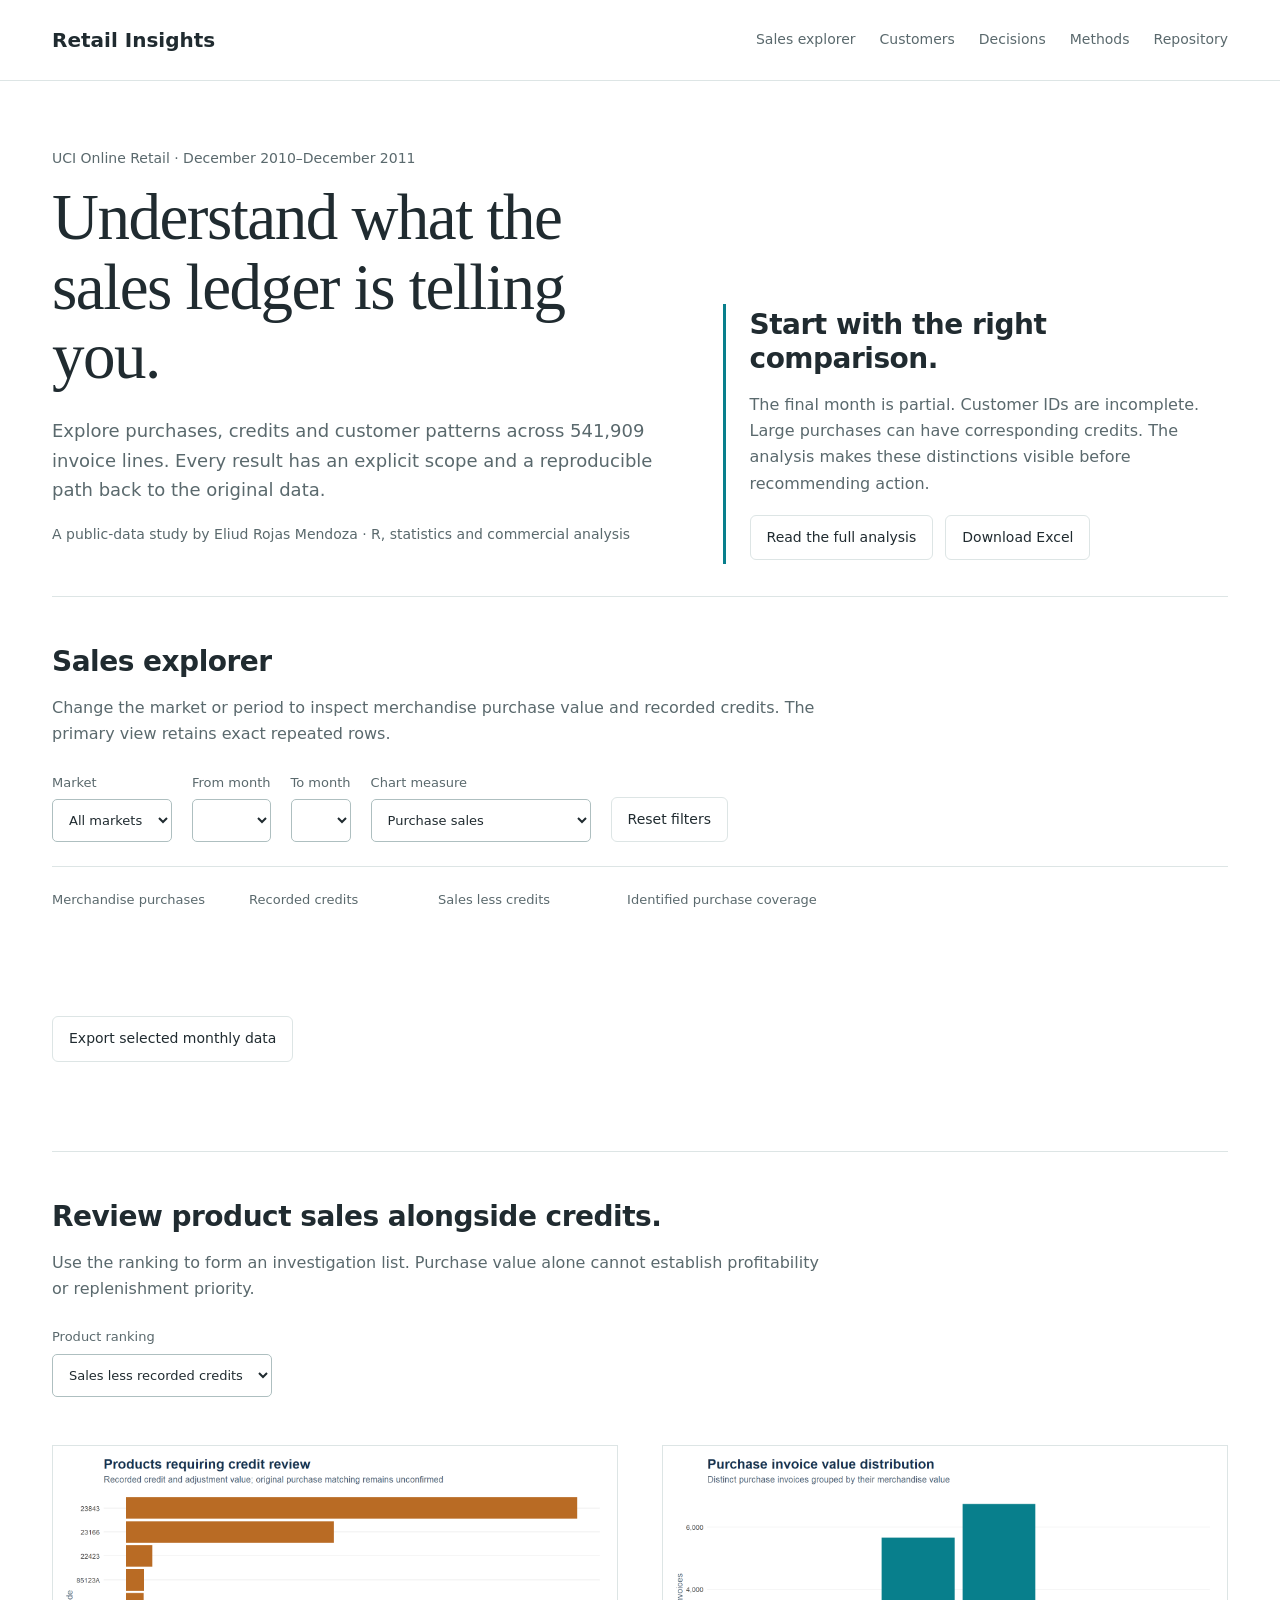
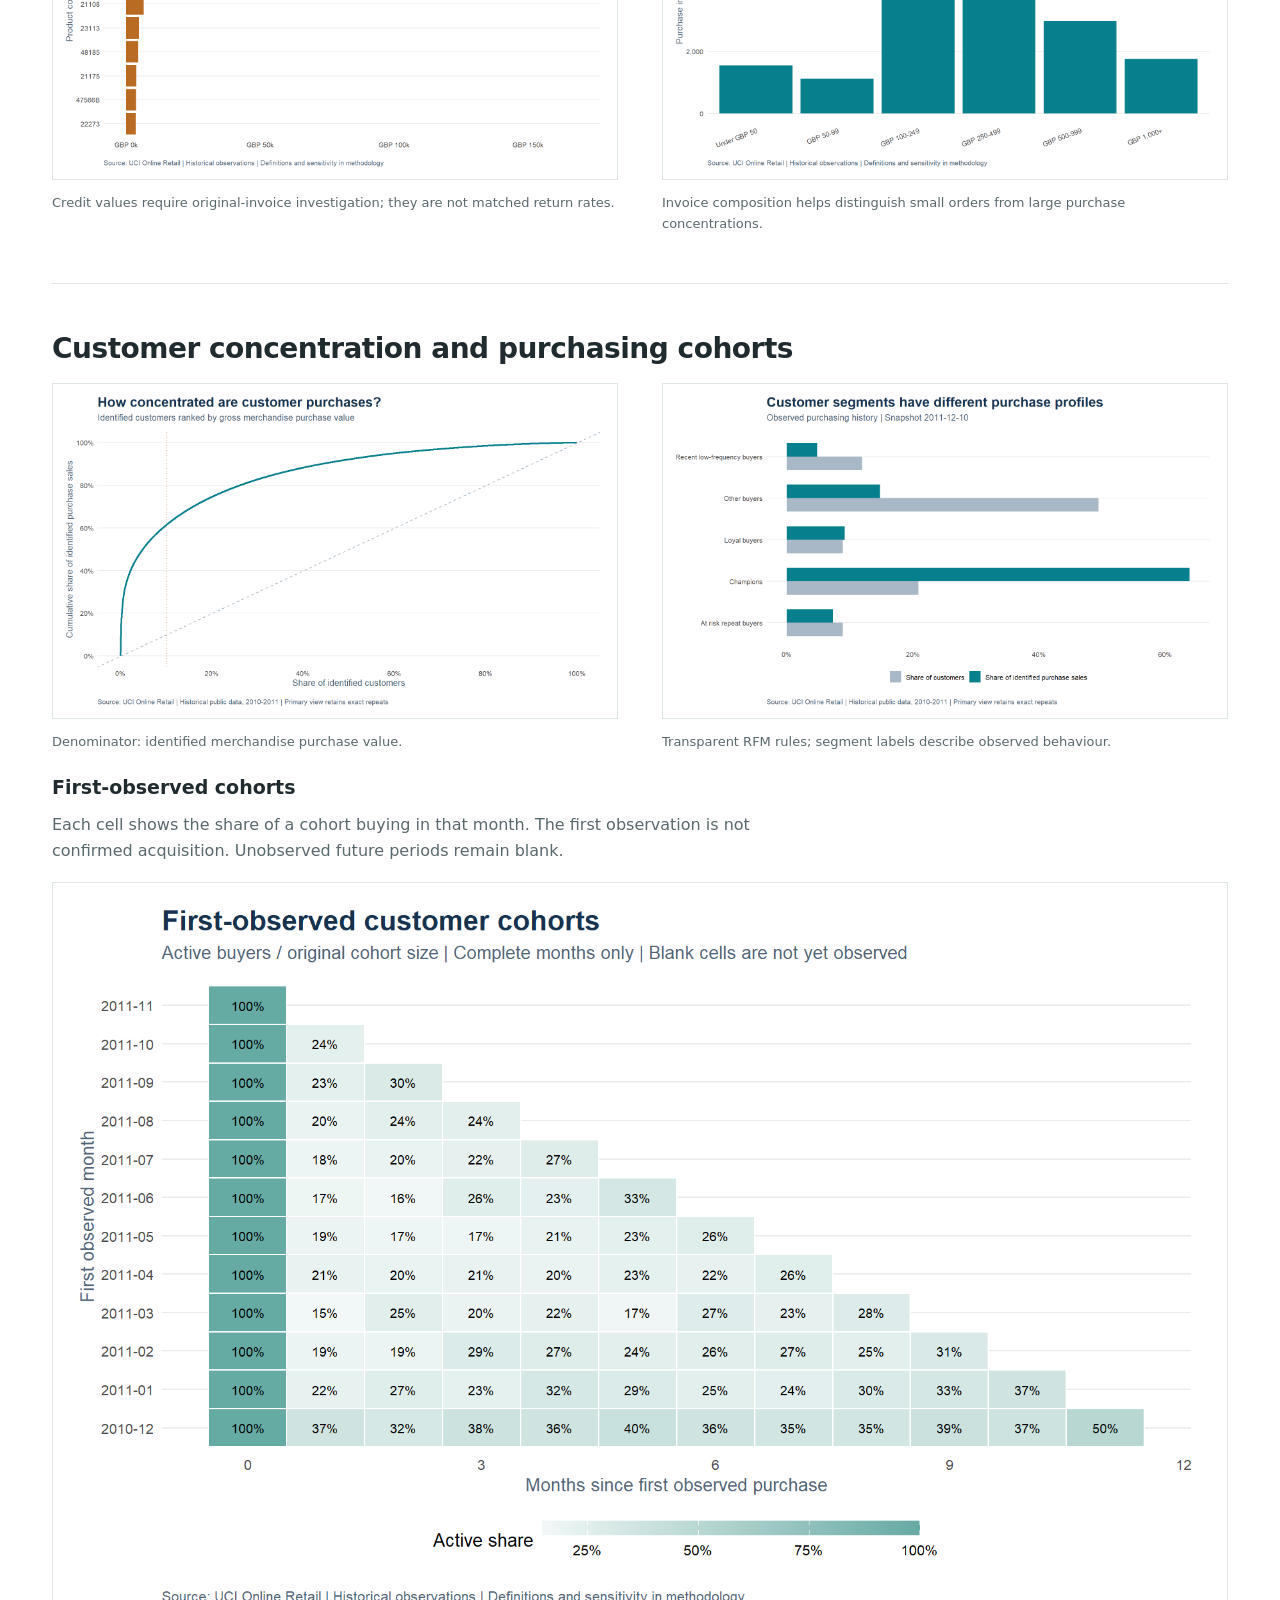
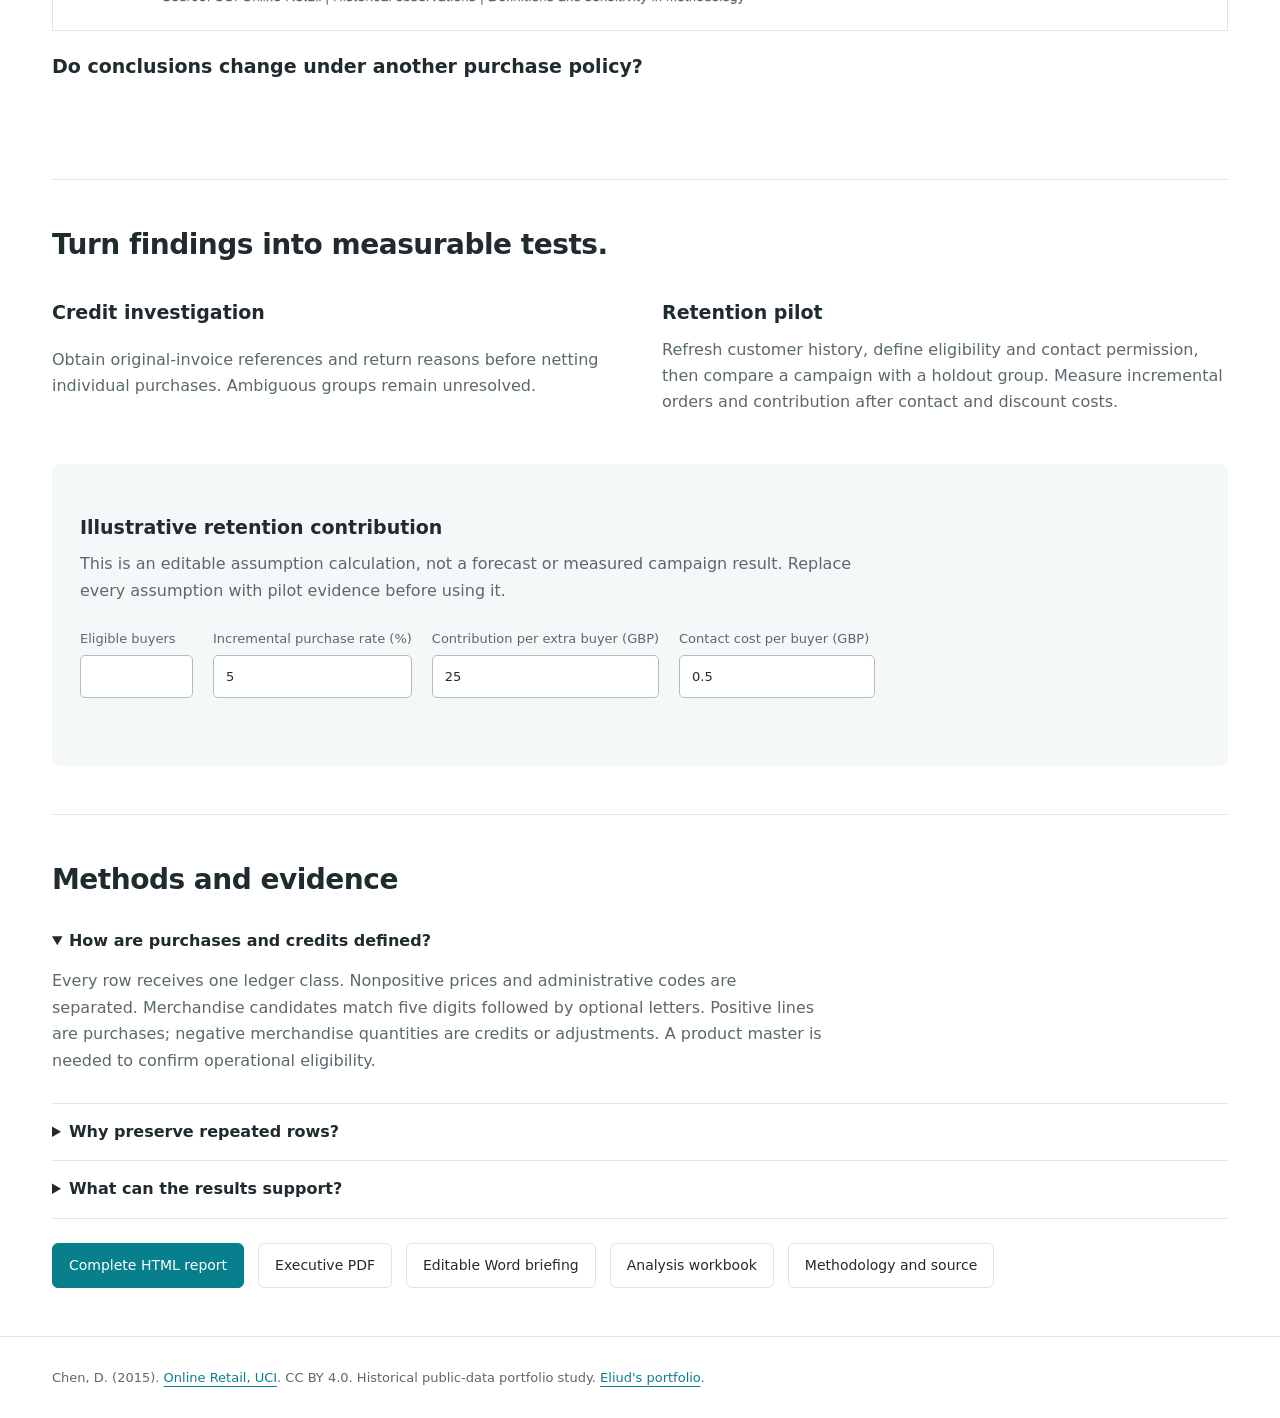
<file: site/index.template.html>
<!doctype html><html lang="en"><head><meta charset="utf-8"><meta name="viewport" content="width=device-width,initial-scale=1"><meta name="color-scheme" content="light"><meta name="description" content="Retail sales, credit investigation and customer purchasing patterns. Explore a reproducible R analysis of 541,909 real invoice lines."><title>Retail Insights — Sales and customer analysis</title><link rel="stylesheet" href="style.css"></head><body>
<a class="skip" href="#explorer">Skip to analysis</a><header><div class="wrap"><a class="brand" href="#">Retail Insights</a><nav aria-label="Main"><a href="#explorer">Sales explorer</a><a href="#customers">Customers</a><a href="#decisions">Decisions</a><a href="#methods">Methods</a><a href="https://github.com/Enybyy/retail-insights">Repository</a></nav></div></header>
<main class="wrap"><section class="intro"><div><span class="tag">UCI Online Retail · December 2010–December 2011</span><h1>Understand what the sales ledger is telling you.</h1><p>Explore purchases, credits and customer patterns across 541,909 invoice lines. Every result has an explicit scope and a reproducible path back to the original data.</p><p class="byline">A public-data study by Eliud Rojas Mendoza · R, statistics and commercial analysis</p></div><div class="side-intro"><h2>Start with the right comparison.</h2><p>The final month is partial. Customer IDs are incomplete. Large purchases can have corresponding credits. The analysis makes these distinctions visible before recommending action.</p><div class="links"><a href="report.html">Read the full analysis</a><a href="downloads/retail-insights-analysis.xlsx">Download Excel</a></div></div></section>
<section class="section" id="explorer"><h2>Sales explorer</h2><p>Change the market or period to inspect merchandise purchase value and recorded credits. The primary view retains exact repeated rows.</p><div class="filters"><label>Market<select id="market"><option value="all">All markets</option></select></label><label>From month<select id="from"></select></label><label>To month<select id="to"></select></label><label>Chart measure<select id="measure"><option value="purchase_sales_gbp">Purchase sales</option><option value="net">Sales less recorded credits</option><option value="credit_value_gbp">Recorded credits</option></select></label><button class="button" id="reset">Reset filters</button></div><dl class="metrics" aria-live="polite"><div><dt>Merchandise purchases</dt><dd id="sales"></dd></div><div><dt>Recorded credits</dt><dd id="credits"></dd></div><div><dt>Sales less credits</dt><dd id="net"></dd></div><div><dt>Identified purchase coverage</dt><dd id="coverage"></dd></div></dl><div id="sales-chart" class="chart"></div><p id="period-note" class="caption"></p><div class="table-scroll" id="sales-table"></div><button class="button" id="export">Export selected monthly data</button><p class="status" id="export-status" role="status"></p></section>
<section class="section" id="products"><h2>Review product sales alongside credits.</h2><p>Use the ranking to form an investigation list. Purchase value alone cannot establish profitability or replenishment priority.</p><div class="filters"><label>Product ranking<select id="product-sort"><option value="sales_less_credits_gbp">Sales less recorded credits</option><option value="purchase_sales_gbp">Gross purchases</option><option value="credit_value_gbp">Recorded credits</option></select></label></div><div class="table-scroll" id="product-table"></div><div class="two-col"><figure class="figure"><img src="figures/product_credits.png" alt="Ten product codes with the highest recorded credit values" loading="lazy"><figcaption>Credit values require original-invoice investigation; they are not matched return rates.</figcaption></figure><figure class="figure"><img src="figures/order_distribution.png" alt="Distribution of purchase invoice values" loading="lazy"><figcaption>Invoice composition helps distinguish small orders from large purchase concentrations.</figcaption></figure></div></section>
<section class="section" id="customers"><h2>Customer concentration and purchasing cohorts</h2><p id="customer-story"></p><div class="two-col"><figure class="figure"><img src="figures/customer_concentration.png" alt="Cumulative purchase sales by identified customer spending rank" loading="lazy"><figcaption>Denominator: identified merchandise purchase value.</figcaption></figure><figure class="figure"><img src="figures/customer_segments.png" alt="RFM segments and their shares of identified customers and purchase value" loading="lazy"><figcaption>Transparent RFM rules; segment labels describe observed behaviour.</figcaption></figure></div><h3>First-observed cohorts</h3><p>Each cell shows the share of a cohort buying in that month. The first observation is not confirmed acquisition. Unobserved future periods remain blank.</p><figure class="figure"><img src="figures/cohort_retention.png" alt="Monthly purchasing activity by first-observed customer cohort" loading="lazy"></figure><h3>Do conclusions change under another purchase policy?</h3><div class="table-scroll" id="policy-table"></div></section>
<section class="section" id="decisions"><h2>Turn findings into measurable tests.</h2><div class="two-col"><div><h3>Credit investigation</h3><p id="pair-story"></p><p>Obtain original-invoice references and return reasons before netting individual purchases. Ambiguous groups remain unresolved.</p></div><div><h3>Retention pilot</h3><p>Refresh customer history, define eligibility and contact permission, then compare a campaign with a holdout group. Measure incremental orders and contribution after contact and discount costs.</p></div></div><div class="scenario"><h3>Illustrative retention contribution</h3><p>This is an editable assumption calculation, not a forecast or measured campaign result. Replace every assumption with pilot evidence before using it.</p><div class="filters"><label>Eligible buyers<input id="eligible" type="number" min="0" max="100000" step="1"></label><label>Incremental purchase rate (%)<input id="uplift" type="number" min="0" max="100" value="5" step="0.5"></label><label>Contribution per extra buyer (GBP)<input id="contribution" type="number" min="0" value="25" step="1"></label><label>Contact cost per buyer (GBP)<input id="cost" type="number" min="0" value="0.5" step="0.1"></label></div><output id="scenario-result" aria-live="polite"></output><p id="scenario-detail" class="caption"></p></div></section>
<section class="section" id="methods"><h2>Methods and evidence</h2><details open><summary>How are purchases and credits defined?</summary><p>Every row receives one ledger class. Nonpositive prices and administrative codes are separated. Merchandise candidates match five digits followed by optional letters. Positive lines are purchases; negative merchandise quantities are credits or adjustments. A product master is needed to confirm operational eligibility.</p></details><details><summary>Why preserve repeated rows?</summary><p>The file has no unique invoice-line identifier. Primary results keep exact repetitions, while a separate sensitivity view removes later exact repeats. The analysis does not assume every repeated line is an error.</p></details><details><summary>What can the results support?</summary><p>The study supports reporting checks, investigation priorities and pilot design. It contains no margin, inventory, marketing exposure or campaign outcomes. It does not measure causal effects or realised savings.</p></details><div class="downloads"><a class="button primary" href="report.html">Complete HTML report</a><a class="button" href="downloads/retail-insights-briefing.pdf">Executive PDF</a><a class="button" href="downloads/retail-insights-briefing.docx">Editable Word briefing</a><a class="button" href="downloads/retail-insights-analysis.xlsx">Analysis workbook</a><a class="button" href="https://github.com/Enybyy/retail-insights/tree/main/docs">Methodology and source</a></div></section></main>
<footer><div class="wrap">Chen, D. (2015). <a href="https://doi.org/10.24432/C5BW33">Online Retail, UCI</a>. CC BY 4.0. Historical public-data portfolio study. <a href="https://enybyy.github.io/">Eliud's portfolio</a>.</div></footer><script id="project-data" type="application/json">__PROJECT_DATA__</script><script src="charts.js"></script><script src="app.js"></script></body></html>
</file>
<file: site/style.css>
:root{color-scheme:light;--paper:#fff;--ink:#202b30;--muted:#5a696d;--accent:#087f8c;--soft:#f5f8f8;--line:#dde5e5;--other:#b96b24}
*{box-sizing:border-box}html{scroll-behavior:smooth;background:#fff}body{margin:0;background:#fff;color:var(--ink);font-family:"Segoe UI",system-ui,sans-serif;font-size:16px;line-height:1.65}a{color:var(--accent);text-underline-offset:4px}button,input,select{font:inherit}button,select{cursor:pointer}a:focus-visible,button:focus-visible,input:focus-visible,select:focus-visible{outline:3px solid var(--other);outline-offset:3px}.wrap{max-width:1240px;margin:auto;padding:0 32px}header{border-bottom:1px solid var(--line);background:#fff}header .wrap{display:flex;align-items:center;justify-content:space-between;gap:20px;min-height:80px}.brand{font-size:20px;font-weight:700;text-decoration:none;color:var(--ink)}nav{display:flex;gap:24px;flex-wrap:wrap}nav a{color:var(--muted);text-decoration:none;font-size:14px}.intro{padding:64px 0 32px;display:grid;grid-template-columns:1.2fr 1fr;gap:64px;align-items:end}h1{font-family:Georgia,serif;font-weight:400;font-size:clamp(38px,5.5vw,65px);line-height:1.07;margin:12px 0 24px;letter-spacing:-1.5px}h2{font-size:28px;line-height:1.2;letter-spacing:-.5px;margin:0 0 16px}h3{font-size:19px;margin:20px 0 8px}p{max-width:76ch;margin:0 0 18px}.intro p{color:var(--muted);font-size:18px}.byline{font-size:14px!important;color:var(--muted)}.side-intro{border-left:3px solid var(--accent);padding:4px 0 4px 24px}.side-intro p{font-size:16px}.tag{display:inline-block;color:var(--muted);font-size:14px}.links{display:flex;flex-wrap:wrap;gap:12px}.links a,.button{display:inline-flex;align-items:center;justify-content:center;padding:10px 16px;border:1px solid var(--line);border-radius:6px;text-decoration:none;background:#fff;color:var(--ink);font-size:14px}.button.primary{background:var(--accent);border-color:var(--accent);color:#fff}.section{padding:48px 0;border-top:1px solid var(--line);scroll-margin-top:24px}.section p{color:var(--muted)}.filters{display:flex;gap:20px;flex-wrap:wrap;align-items:end;margin:24px 0}.filters label{display:grid;gap:6px;font-size:13px;color:var(--muted)}select,input{background:white;color:var(--ink);border:1px solid #aebfc0;border-radius:5px;padding:9px 12px;max-width:240px;min-height:43px}.metrics{display:flex;gap:44px;flex-wrap:wrap;padding:22px 0 28px;border-top:1px solid var(--line)}.metrics div{min-width:145px}.metrics dt{font-size:13px;color:var(--muted)}.metrics dd{font-size:25px;font-weight:650;margin:4px 0 0;font-variant-numeric:tabular-nums}.chart{background:#fff;overflow-x:auto;max-width:100%;padding-top:10px}.chart svg{display:block;width:100%;height:auto;min-width:620px}.legend{display:flex;gap:22px;font-size:13px;color:var(--muted);margin:14px 0}.legend span::before{content:"";display:inline-block;width:14px;height:8px;margin-right:8px;background:var(--accent)}.legend .other::before{background:var(--other)}.caption{font-size:13px!important;color:var(--muted);margin:16px 0}.two-col{display:grid;grid-template-columns:1fr 1fr;gap:44px}.figure img{width:100%;height:auto;display:block;border:1px solid var(--line)}.figure{margin:0}.figure figcaption{font-size:13px;color:var(--muted);margin-top:12px}.table-scroll{overflow-x:auto;max-width:100%;margin:24px 0}table{border-collapse:collapse;width:100%;font-size:14px;min-width:540px}th{text-align:left;color:var(--muted);font-weight:600;border-bottom:2px solid var(--accent);white-space:nowrap}td,th{padding:11px 12px;border-bottom:1px solid var(--line)}td.number{text-align:right;font-variant-numeric:tabular-nums}.note{padding:20px 0;border-top:1px solid var(--line);font-size:14px}.scenario{background:var(--soft);padding:28px;border-radius:8px;margin-top:30px}.scenario output{display:block;font-size:26px;font-weight:650;margin:20px 0 4px}details{border-bottom:1px solid var(--line);padding:15px 0}summary{cursor:pointer;font-weight:600}details p{margin:14px 0}.downloads{display:flex;gap:14px;flex-wrap:wrap;margin-top:24px}.status{min-height:1.8em;font-size:13px;color:var(--muted)}footer{border-top:1px solid var(--line);padding:30px 0;font-size:13px;color:var(--muted)}.skip{position:absolute;left:10px;top:-80px;background:white;padding:12px;z-index:99}.skip:focus{top:10px}@media(max-width:760px){.wrap{padding:0 20px}header .wrap{align-items:flex-start;padding-top:18px;padding-bottom:18px;flex-direction:column;gap:12px}nav{gap:18px}.intro{grid-template-columns:1fr;gap:24px;padding:36px 0 24px}.two-col{grid-template-columns:1fr;gap:32px}.section{padding:36px 0}.metrics{gap:20px}.metrics div{min-width:130px}.filters{gap:12px}.filters label{flex:1;min-width:140px}select,input{max-width:100%;width:100%}.scenario{padding:20px}h1{letter-spacing:-1px}}@media(prefers-reduced-motion:reduce){html{scroll-behavior:auto}}
</file>
